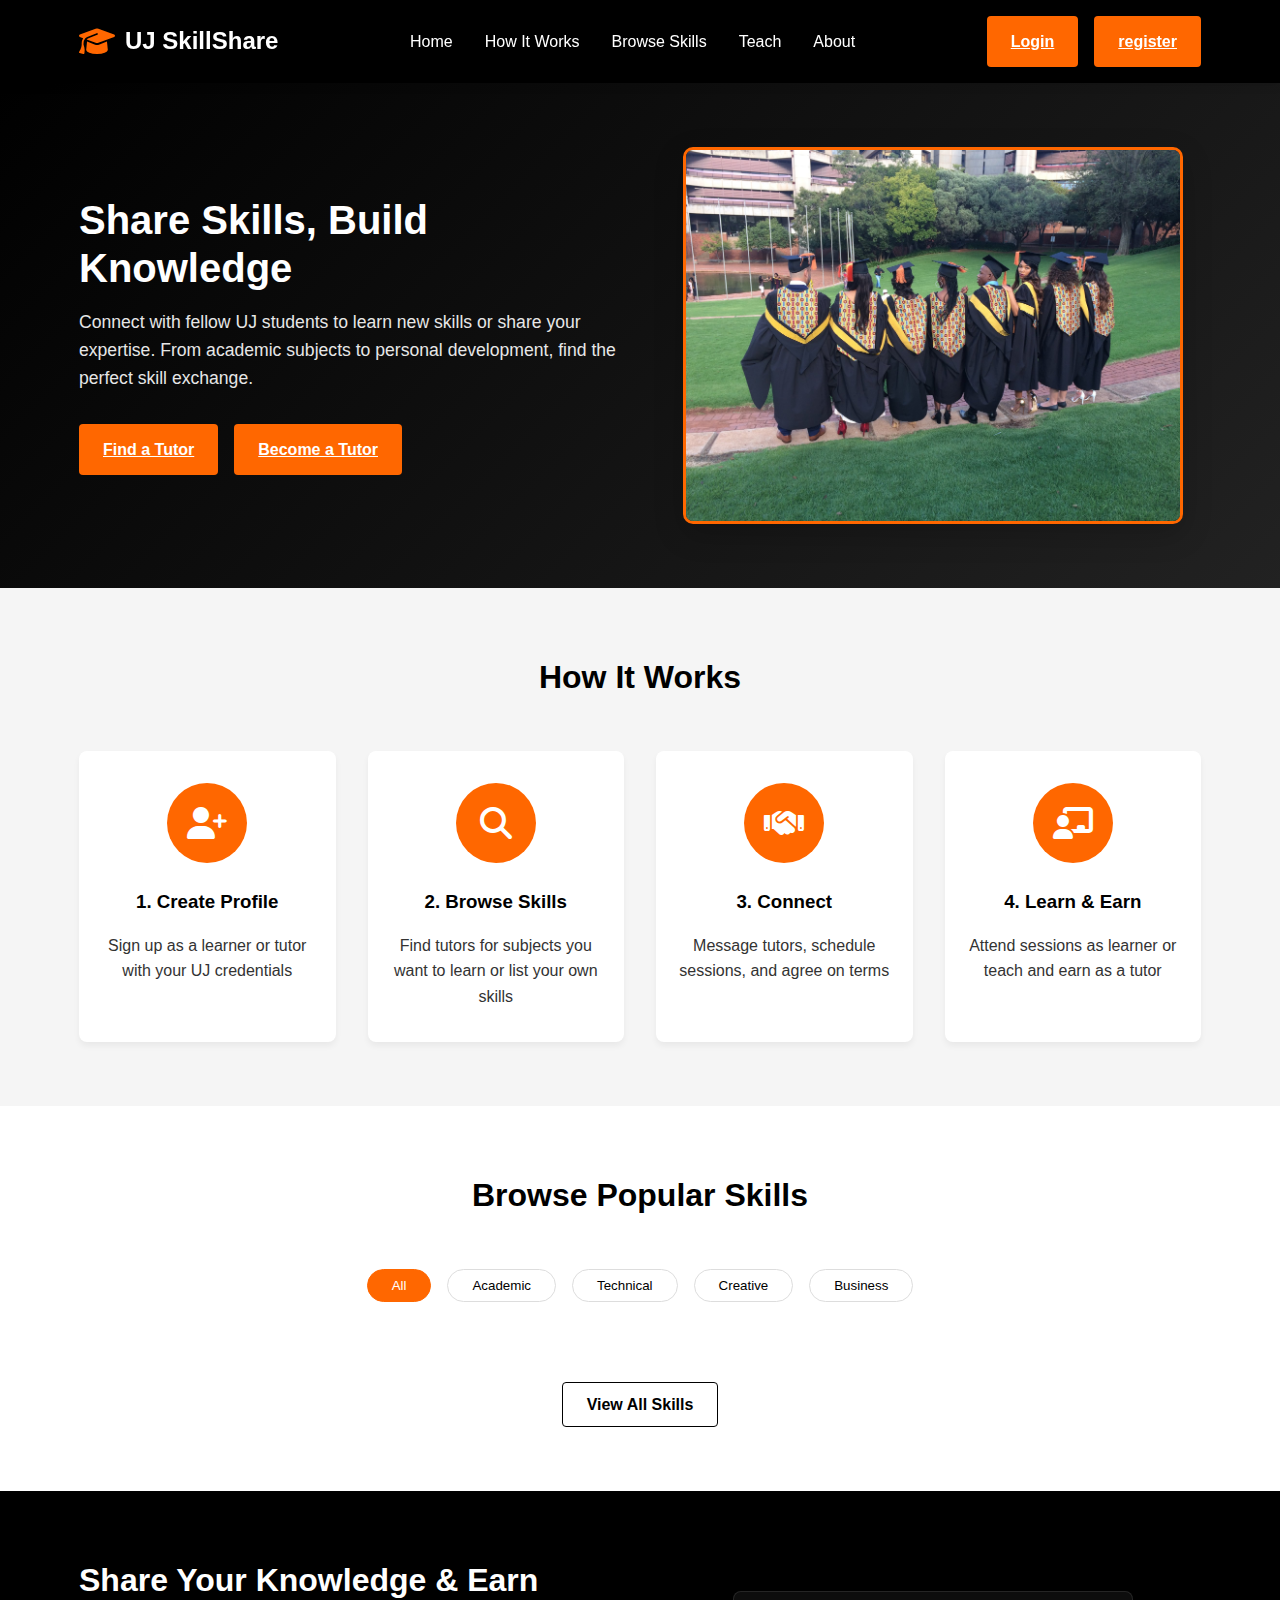
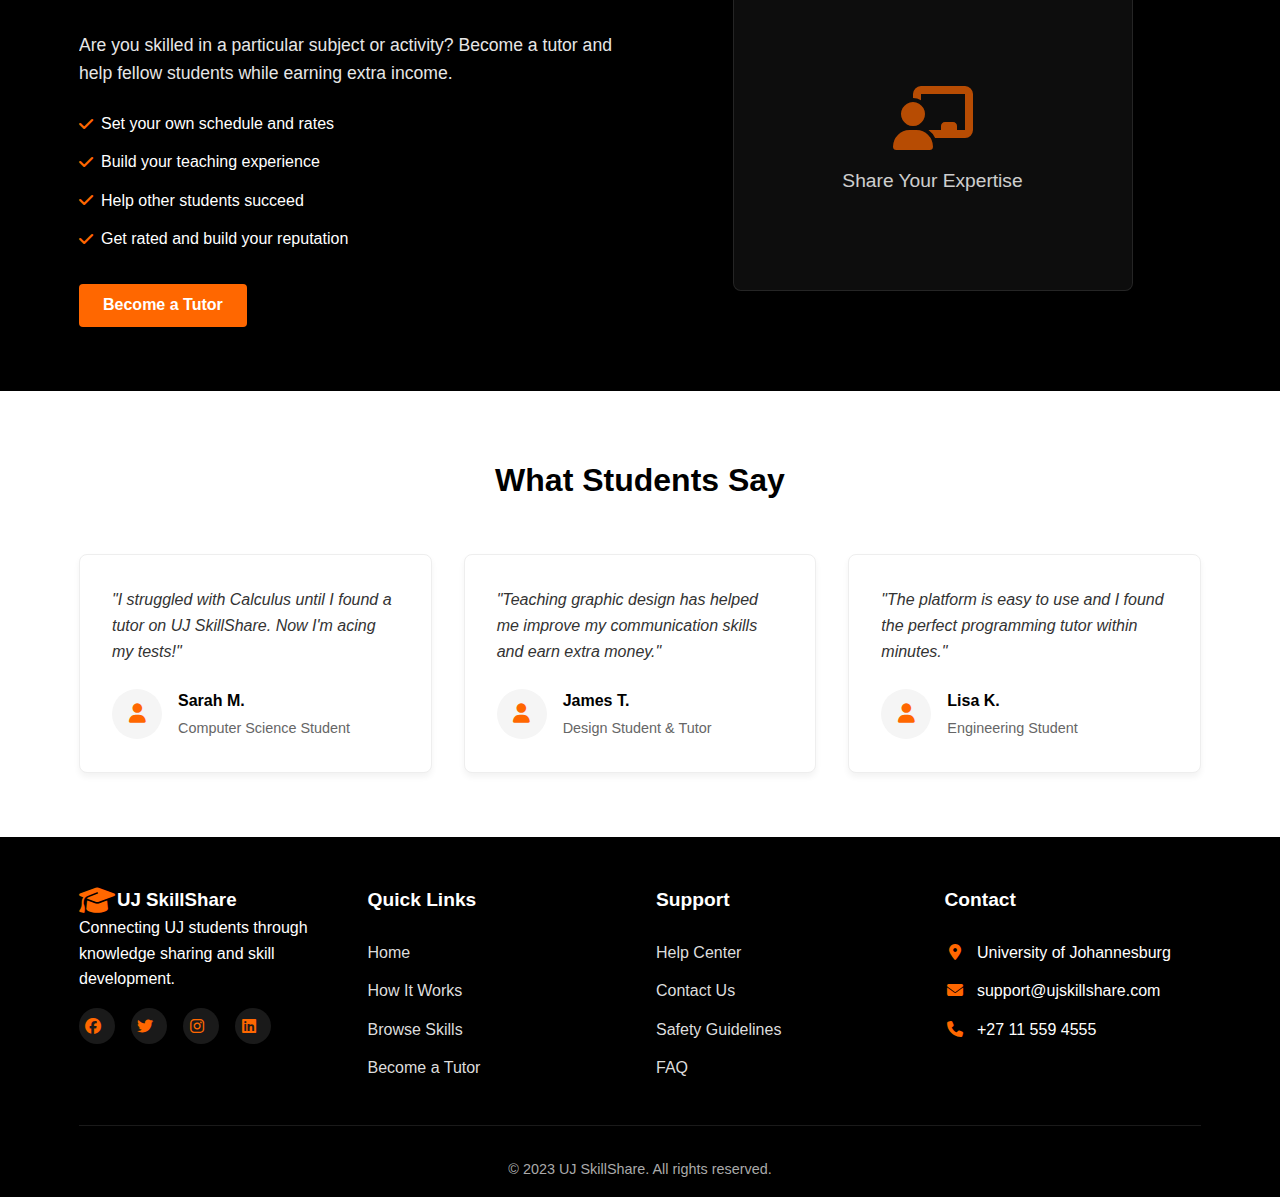
<file: index.html>
<!DOCTYPE html>
<html lang="en">
<head>
    <meta charset="UTF-8">
    <meta name="viewport" content="width=device-width, initial-scale=1.0">
    <title>UJ SkillShare | Student-to-Student Learning</title>
    <link rel="stylesheet" href="https://cdnjs.cloudflare.com/ajax/libs/font-awesome/6.4.0/css/all.min.css">
    <link rel="stylesheet" href="style.css">
</head>
<body>
    <!-- Header Section -->
    <header>
        <div class="container">
            <div class="header-content">
                <div class="logo">
                    <i class="fas fa-graduation-cap"></i>
                    <h1>UJ SkillShare</h1>
                </div>
                <nav>
                    <ul class="nav-links">
                        <li><a href="#home">Home</a></li>
                        <li><a href="#how-it-works">How It Works</a></li>
                        <li><a href="#browse">Browse Skills</a></li>
                        <li><a href="#teach">Teach</a></li>
                        <li><a href="#about">About</a></li>
                    </ul>
                </nav>
                <div class="auth-buttons">
                    <a href="login.html" class="btn-primary">Login</a>
                    <a href="register.html" class="btn-primary">register</a>
                </div>
                <div class="mobile-menu-btn">
                    <i class="fas fa-bars"></i>
                </div>
            </div>
        </div>
    </header>

<!-- Hero Section -->
<section id="home" class="hero">
    <div class="container">
        <div class="hero-content">
            <div class="hero-text">
                <h2>Share Skills, Build Knowledge</h2>
                <p>Connect with fellow UJ students to learn new skills or share your expertise. From academic subjects to personal development, find the perfect skill exchange.</p>
                <div class="hero-buttons">
                    <a href="tutors.html" class="btn-primary">Find a Tutor</a>
                    <a href="become-tutor.html" class="btn-primary">Become a Tutor</a>
                </div>
            </div>
            <div class="hero-image">
                <img src="src/images/Uj_Grads.jpg" alt="Students learning together in a classroom" class="hero-img">
            </div>
        </div>
    </div>
</section>
    <!-- How It Works Section -->
    <section id="how-it-works" class="how-it-works">
        <div class="container">
            <h2 class="section-title">How It Works</h2>
            <div class="steps">
                <div class="step">
                    <div class="step-icon">
                        <i class="fas fa-user-plus"></i>
                    </div>
                    <h3>1. Create Profile</h3>
                    <p>Sign up as a learner or tutor with your UJ credentials</p>
                </div>
                <div class="step">
                    <div class="step-icon">
                        <i class="fas fa-search"></i>
                    </div>
                    <h3>2. Browse Skills</h3>
                    <p>Find tutors for subjects you want to learn or list your own skills</p>
                </div>
                <div class="step">
                    <div class="step-icon">
                        <i class="fas fa-handshake"></i>
                    </div>
                    <h3>3. Connect</h3>
                    <p>Message tutors, schedule sessions, and agree on terms</p>
                </div>
                <div class="step">
                    <div class="step-icon">
                        <i class="fas fa-chalkboard-teacher"></i>
                    </div>
                    <h3>4. Learn & Earn</h3>
                    <p>Attend sessions as learner or teach and earn as a tutor</p>
                </div>
            </div>
        </div>
    </section>

    <!-- Browse Skills Section -->
    <section id="browse" class="browse-skills">
        <div class="container">
            <h2 class="section-title">Browse Popular Skills</h2>
            <div class="skills-filter">
                <button class="filter-btn active">All</button>
                <button class="filter-btn">Academic</button>
                <button class="filter-btn">Technical</button>
                <button class="filter-btn">Creative</button>
                <button class="filter-btn">Business</button>
            </div>
            <div class="skills-grid">
                <!-- Skill cards will be populated by JavaScript -->
            </div>
            <div class="view-all">
                <button class="btn-outline">View All Skills</button>
            </div>
        </div>
    </section>

    <!-- Teach Section -->
    <section id="teach" class="teach-section">
        <div class="container">
            <div class="teach-content">
                <div class="teach-text">
                    <h2>Share Your Knowledge & Earn</h2>
                    <p>Are you skilled in a particular subject or activity? Become a tutor and help fellow students while earning extra income.</p>
                    <ul class="benefits-list">
                        <li><i class="fas fa-check"></i> Set your own schedule and rates</li>
                        <li><i class="fas fa-check"></i> Build your teaching experience</li>
                        <li><i class="fas fa-check"></i> Help other students succeed</li>
                        <li><i class="fas fa-check"></i> Get rated and build your reputation</li>
                    </ul>
                    <button class="btn-primary">Become a Tutor</button>
                </div>
                <div class="teach-image">
                    <div class="image-placeholder">
                        <i class="fas fa-chalkboard-teacher"></i>
                        <p>Share Your Expertise</p>
                    </div>
                </div>
            </div>
        </div>
    </section>

    <!-- Testimonials Section -->
    <section class="testimonials">
        <div class="container">
            <h2 class="section-title">What Students Say</h2>
            <div class="testimonial-cards">
                <div class="testimonial-card">
                    <div class="testimonial-text">
                        <p>"I struggled with Calculus until I found a tutor on UJ SkillShare. Now I'm acing my tests!"</p>
                    </div>
                    <div class="testimonial-author">
                        <div class="author-avatar">
                            <i class="fas fa-user"></i>
                        </div>
                        <div class="author-info">
                            <h4>Sarah M.</h4>
                            <p>Computer Science Student</p>
                        </div>
                    </div>
                </div>
                <div class="testimonial-card">
                    <div class="testimonial-text">
                        <p>"Teaching graphic design has helped me improve my communication skills and earn extra money."</p>
                    </div>
                    <div class="testimonial-author">
                        <div class="author-avatar">
                            <i class="fas fa-user"></i>
                        </div>
                        <div class="author-info">
                            <h4>James T.</h4>
                            <p>Design Student & Tutor</p>
                        </div>
                    </div>
                </div>
                <div class="testimonial-card">
                    <div class="testimonial-text">
                        <p>"The platform is easy to use and I found the perfect programming tutor within minutes."</p>
                    </div>
                    <div class="testimonial-author">
                        <div class="author-avatar">
                            <i class="fas fa-user"></i>
                        </div>
                        <div class="author-info">
                            <h4>Lisa K.</h4>
                            <p>Engineering Student</p>
                        </div>
                    </div>
                </div>
            </div>
        </div>
    </section>

    <!-- Footer -->
    <footer>
        <div class="container">
            <div class="footer-content">
                <div class="footer-section">
                    <div class="logo">
                        <i class="fas fa-graduation-cap"></i>
                        <h3>UJ SkillShare</h3>
                    </div>
                    <p>Connecting UJ students through knowledge sharing and skill development.</p>
                    <div class="social-links">
                        <a href="#"><i class="fab fa-facebook"></i></a>
                        <a href="#"><i class="fab fa-twitter"></i></a>
                        <a href="#"><i class="fab fa-instagram"></i></a>
                        <a href="#"><i class="fab fa-linkedin"></i></a>
                    </div>
                </div>
                <div class="footer-section">
                    <h4>Quick Links</h4>
                    <ul>
                        <li><a href="#home">Home</a></li>
                        <li><a href="#how-it-works">How It Works</a></li>
                        <li><a href="#browse">Browse Skills</a></li>
                        <li><a href="#teach">Become a Tutor</a></li>
                    </ul>
                </div>
                <div class="footer-section">
                    <h4>Support</h4>
                    <ul>
                        <li><a href="#">Help Center</a></li>
                        <li><a href="#">Contact Us</a></li>
                        <li><a href="#">Safety Guidelines</a></li>
                        <li><a href="#">FAQ</a></li>
                    </ul>
                </div>
                <div class="footer-section">
                    <h4>Contact</h4>
                    <ul>
                        <li><i class="fas fa-map-marker-alt"></i> University of Johannesburg</li>
                        <li><i class="fas fa-envelope"></i> support@ujskillshare.com</li>
                        <li><i class="fas fa-phone"></i> +27 11 559 4555</li>
                    </ul>
                </div>
            </div>
            <div class="footer-bottom">
                <p>&copy; 2023 UJ SkillShare. All rights reserved.</p>
            </div>
        </div>
    </footer>

    <!-- Login Modal -->
    <div id="loginModal" class="modal">
        <div class="modal-content">
            <span class="close-modal">&times;</span>
            <h2>Login to UJ SkillShare</h2>
            <form class="auth-form">
                <div class="form-group">
                    <label for="email">UJ Email</label>
                    <input type="email" id="email" placeholder="student@uj.ac.za" required>
                </div>
                <div class="form-group">
                    <label for="password">Password</label>
                    <input type="password" id="password" required>
                </div>
                <button type="submit" class="btn-primary">Login</button>
            </form>
            <p class="auth-switch">Don't have an account? <a href="#" id="switch-to-signup">Sign up</a></p>
        </div>
    </div>

    <!-- Signup Modal -->
    <div id="signupModal" class="modal">
        <div class="modal-content">
            <span class="close-modal">&times;</span>
            <h2>Join UJ SkillShare</h2>
            <form class="auth-form">
                <div class="form-group">
                    <label for="fullname">Full Name</label>
                    <input type="text" id="fullname" required>
                </div>
                <div class="form-group">
                    <label for="signup-email">UJ Email</label>
                    <input type="email" id="signup-email" placeholder="student@uj.ac.za" required>
                </div>
                <div class="form-group">
                    <label for="signup-password">Password</label>
                    <input type="password" id="signup-password" required>
                </div>
                <div class="form-group">
                    <label for="confirm-password">Confirm Password</label>
                    <input type="password" id="confirm-password" required>
                </div>
                <div class="form-group">
                    <label for="role">I want to:</label>
                    <select id="role" required>
                        <option value="">Select role</option>
                        <option value="learner">Learn from others</option>
                        <option value="tutor">Teach others</option>
                        <option value="both">Both learn and teach</option>
                    </select>
                </div>
                <button type="submit" class="btn-primary">Create Account</button>
            </form>
            <p class="auth-switch">Already have an account? <a href="#" id="switch-to-login">Login</a></p>
        </div>
    </div>

    <script src="script.js"></script>
</body>

</html>
</file>
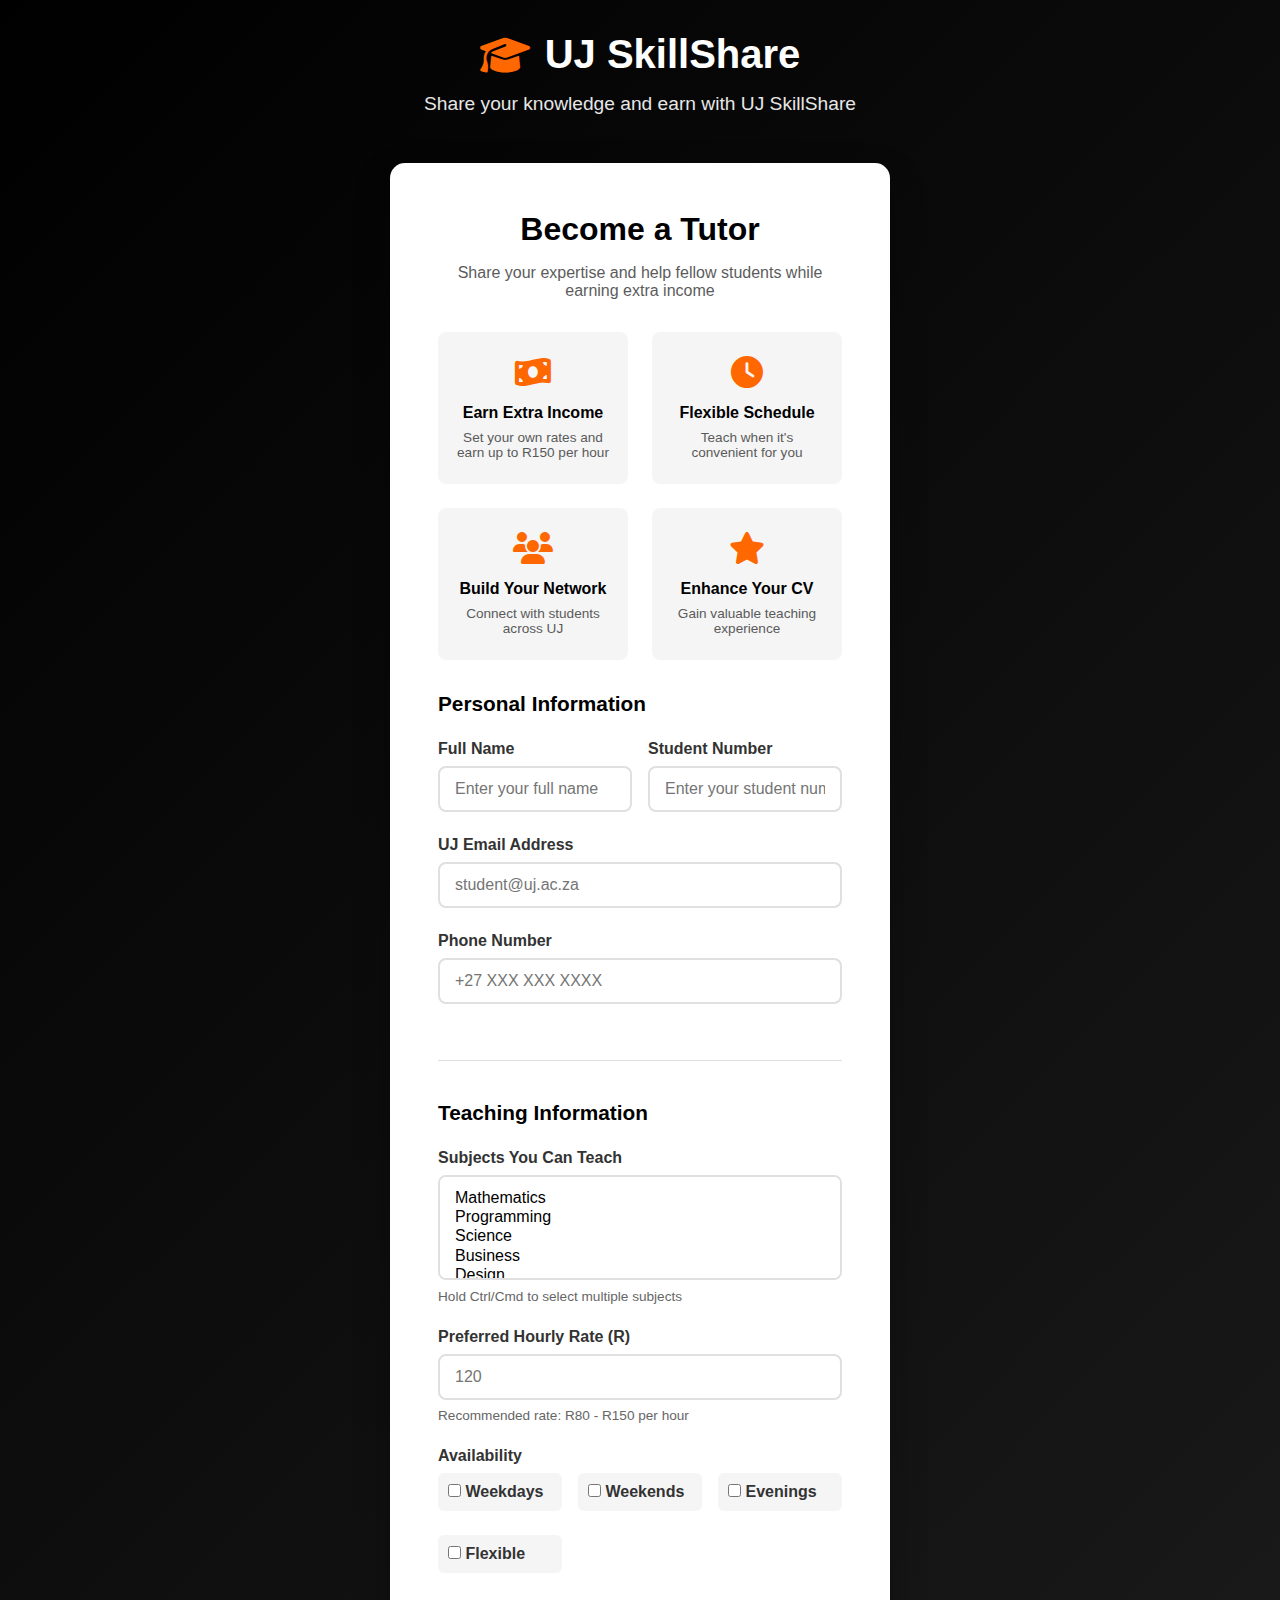
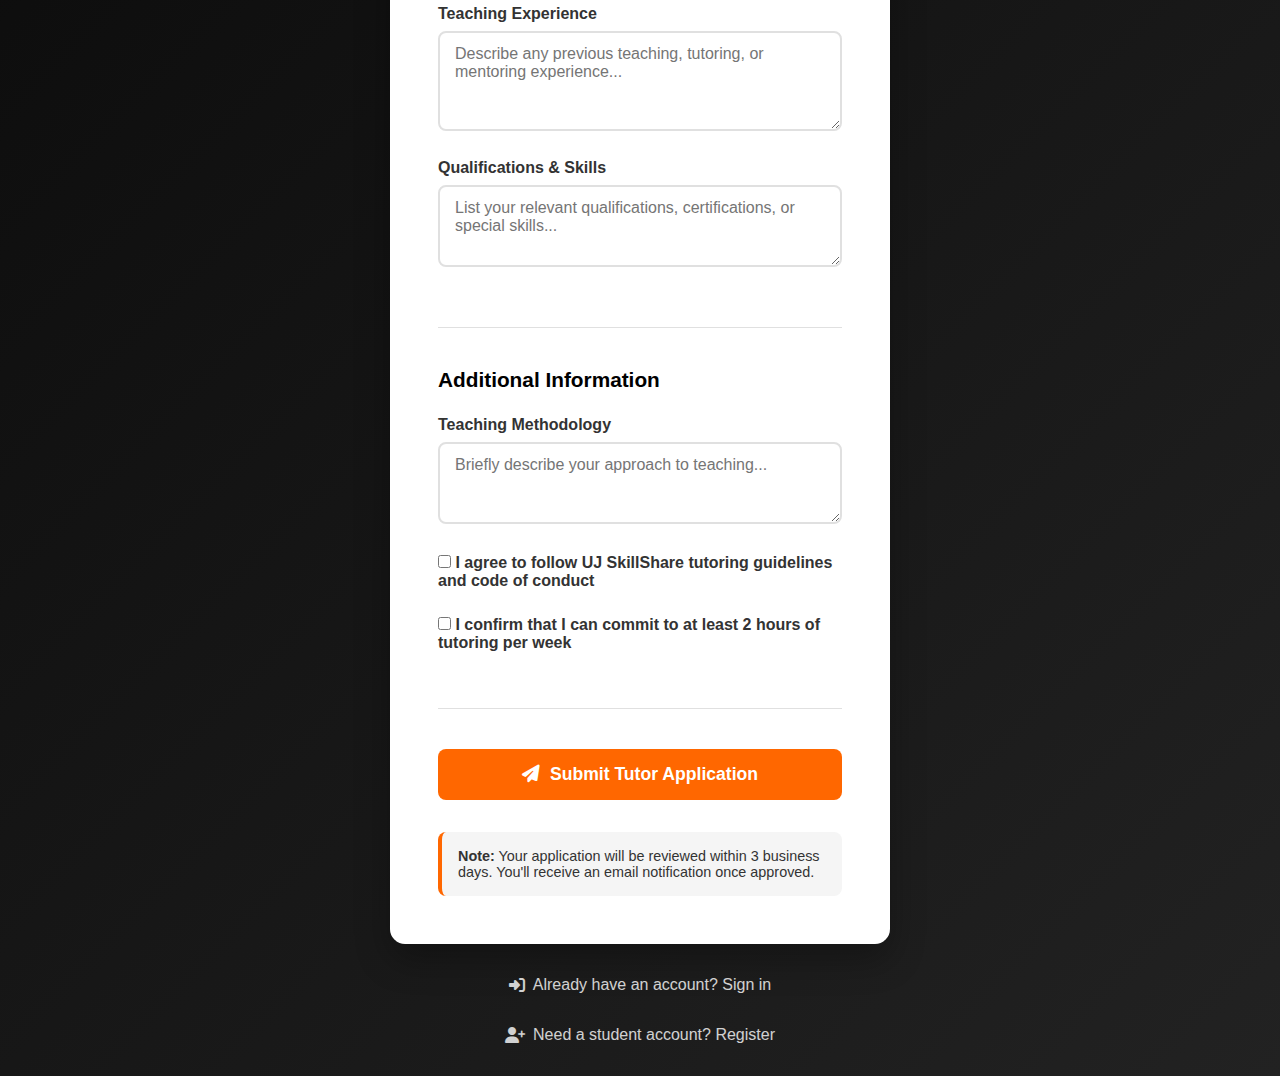
<file: become-tutor.html>
<!DOCTYPE html>
<html lang="en">
<head>
    <meta charset="UTF-8">
    <meta name="viewport" content="width=device-width, initial-scale=1.0">
    <title>Become a Tutor | UJ SkillShare</title>
    <link rel="stylesheet" href="https://cdnjs.cloudflare.com/ajax/libs/font-awesome/6.4.0/css/all.min.css">
    <link rel="stylesheet" href="auth.css">
</head>
<body class="auth-page tutor-page">
    <div class="container">
        <!-- Header -->
        <div class="header">
            <div class="logo">
                <a href="index.html" class="logo-link">
                    <i class="fas fa-graduation-cap"></i>
                    <h1>UJ SkillShare</h1>
                </a>
            </div>
            <p class="tagline">Share your knowledge and earn with UJ SkillShare</p>
        </div>

        <!-- Tutor Application Form -->
        <div class="form-container-single">
            <div class="form-card tutor-application">
                <h2 class="form-title">Become a Tutor</h2>
                <p class="form-subtitle">Share your expertise and help fellow students while earning extra income</p>
                
                <div class="tutor-benefits">
                    <div class="benefit-card">
                        <i class="fas fa-money-bill-wave"></i>
                        <h3>Earn Extra Income</h3>
                        <p>Set your own rates and earn up to R150 per hour</p>
                    </div>
                    <div class="benefit-card">
                        <i class="fas fa-clock"></i>
                        <h3>Flexible Schedule</h3>
                        <p>Teach when it's convenient for you</p>
                    </div>
                    <div class="benefit-card">
                        <i class="fas fa-users"></i>
                        <h3>Build Your Network</h3>
                        <p>Connect with students across UJ</p>
                    </div>
                    <div class="benefit-card">
                        <i class="fas fa-star"></i>
                        <h3>Enhance Your CV</h3>
                        <p>Gain valuable teaching experience</p>
                    </div>
                </div>

                <form id="tutorApplicationForm" class="auth-form">
                    <div class="form-section">
                        <h3 class="section-title">Personal Information</h3>
                        
                        <div class="form-row">
                            <div class="form-group">
                                <label for="tutor-name">Full Name</label>
                                <input type="text" id="tutor-name" class="form-control" placeholder="Enter your full name" required>
                            </div>
                            <div class="form-group">
                                <label for="tutor-student-id">Student Number</label>
                                <input type="text" id="tutor-student-id" class="form-control" placeholder="Enter your student number" required>
                            </div>
                        </div>

                        <div class="form-group">
                            <label for="tutor-email">UJ Email Address</label>
                            <input type="email" id="tutor-email" class="form-control" placeholder="student@uj.ac.za" required>
                        </div>

                        <div class="form-group">
                            <label for="tutor-phone">Phone Number</label>
                            <input type="tel" id="tutor-phone" class="form-control" placeholder="+27 XXX XXX XXXX" required>
                        </div>
                    </div>

                    <div class="form-section">
                        <h3 class="section-title">Teaching Information</h3>
                        
                        <div class="form-group">
                            <label for="tutor-subjects">Subjects You Can Teach</label>
                            <select id="tutor-subjects" class="form-control" multiple required>
                                <option value="mathematics">Mathematics</option>
                                <option value="programming">Programming</option>
                                <option value="science">Science</option>
                                <option value="business">Business</option>
                                <option value="design">Design</option>
                                <option value="languages">Languages</option>
                                <option value="writing">Academic Writing</option>
                                <option value="music">Music</option>
                                <option value="sports">Sports</option>
                                <option value="other">Other</option>
                            </select>
                            <small class="form-hint">Hold Ctrl/Cmd to select multiple subjects</small>
                        </div>

                        <div class="form-group">
                            <label for="tutor-rate">Preferred Hourly Rate (R)</label>
                            <input type="number" id="tutor-rate" class="form-control" min="50" max="200" placeholder="120" required>
                            <small class="form-hint">Recommended rate: R80 - R150 per hour</small>
                        </div>

                        <div class="form-group">
                            <label for="tutor-availability">Availability</label>
                            <div class="availability-options">
                                <label class="checkbox-option">
                                    <input type="checkbox" name="availability" value="weekdays">
                                    <span>Weekdays</span>
                                </label>
                                <label class="checkbox-option">
                                    <input type="checkbox" name="availability" value="weekends">
                                    <span>Weekends</span>
                                </label>
                                <label class="checkbox-option">
                                    <input type="checkbox" name="availability" value="evenings">
                                    <span>Evenings</span>
                                </label>
                                <label class="checkbox-option">
                                    <input type="checkbox" name="availability" value="flexible">
                                    <span>Flexible</span>
                                </label>
                            </div>
                        </div>

                        <div class="form-group">
                            <label for="tutor-experience">Teaching Experience</label>
                            <textarea id="tutor-experience" class="form-control" rows="4" placeholder="Describe any previous teaching, tutoring, or mentoring experience..."></textarea>
                        </div>

                        <div class="form-group">
                            <label for="tutor-qualifications">Qualifications & Skills</label>
                            <textarea id="tutor-qualifications" class="form-control" rows="3" placeholder="List your relevant qualifications, certifications, or special skills..."></textarea>
                        </div>
                    </div>

                    <div class="form-section">
                        <h3 class="section-title">Additional Information</h3>
                        
                        <div class="form-group">
                            <label for="tutor-methodology">Teaching Methodology</label>
                            <textarea id="tutor-methodology" class="form-control" rows="3" placeholder="Briefly describe your approach to teaching..."></textarea>
                        </div>

                        <div class="form-group">
                            <label class="checkbox-label">
                                <input type="checkbox" id="tutor-guidelines" required>
                                <span>I agree to follow UJ SkillShare tutoring guidelines and code of conduct</span>
                            </label>
                        </div>

                        <div class="form-group">
                            <label class="checkbox-label">
                                <input type="checkbox" id="tutor-availability-confirm" required>
                                <span>I confirm that I can commit to at least 2 hours of tutoring per week</span>
                            </label>
                        </div>
                    </div>

                    <button type="submit" class="btn-submit tutor-submit">
                        <i class="fas fa-paper-plane"></i>
                        Submit Tutor Application
                    </button>
                </form>

                <div class="application-note">
                    <p><strong>Note:</strong> Your application will be reviewed within 3 business days. You'll receive an email notification once approved.</p>
                </div>
            </div>

            <div class="page-actions">
                <div class="action-links">
                    <a href="login.html" class="action-link">
                        <i class="fas fa-sign-in-alt"></i>
                        Already have an account? Sign in
                    </a>
                    <a href="register.html" class="action-link">
                        <i class="fas fa-user-plus"></i>
                        Need a student account? Register
                    </a>
                </div>
            </div>
        </div>
    </div>

    <script src="auth.js"></script>
</body>
</html>
</file>
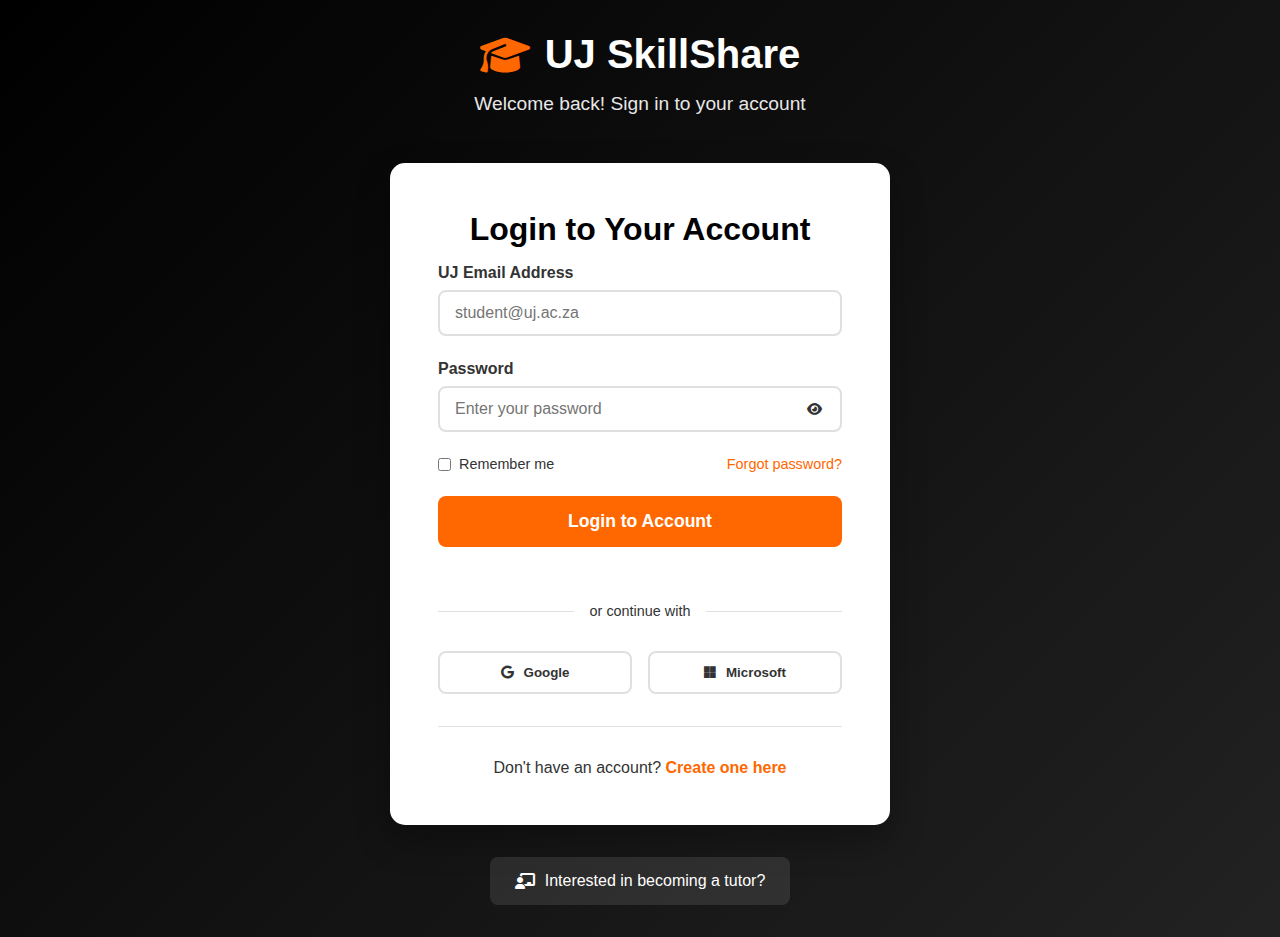
<file: login.html>
<!DOCTYPE html>
<html lang="en">
<head>
    <meta charset="UTF-8">
    <meta name="viewport" content="width=device-width, initial-scale=1.0">
    <title>Login | UJ SkillShare</title>
    <link rel="stylesheet" href="https://cdnjs.cloudflare.com/ajax/libs/font-awesome/6.4.0/css/all.min.css">
    <link rel="stylesheet" href="auth.css">
</head>
<body class="auth-page login-page">
    <div class="container">
        <!-- Header -->
        <div class="header">
            <div class="logo">
                <a href="index.html" class="logo-link">
                    <i class="fas fa-graduation-cap"></i>
                    <h1>UJ SkillShare</h1>
                </a>
            </div>
            <p class="tagline">Welcome back! Sign in to your account</p>
        </div>

        <!-- Login Form -->
        <div class="form-container-single">
            <div class="form-card">
                <h2 class="form-title">Login to Your Account</h2>
                
                <form id="loginForm" class="auth-form">
                    <div class="form-group">
                        <label for="login-email">UJ Email Address</label>
                        <input type="email" id="login-email" class="form-control" placeholder="student@uj.ac.za" required>
                    </div>

                    <div class="form-group">
                        <label for="login-password">Password</label>
                        <div class="password-input">
                            <input type="password" id="login-password" class="form-control" placeholder="Enter your password" required>
                            <button type="button" class="toggle-password" data-target="login-password">
                                <i class="fas fa-eye"></i>
                            </button>
                        </div>
                    </div>

                    <div class="form-options">
                        <label class="remember-me">
                            <input type="checkbox" id="remember-me">
                            <span>Remember me</span>
                        </label>
                        <a href="#" class="forgot-password">Forgot password?</a>
                    </div>

                    <button type="submit" class="btn-submit">Login to Account</button>

                    <div class="divider">
                        <span>or continue with</span>
                    </div>
                    <div class="social-login">
                        <button type="button" class="btn-social btn-google">
                            <i class="fab fa-google"></i>
                            Google
                        </button>
                        <button type="button" class="btn-social btn-microsoft">
                            <i class="fab fa-microsoft"></i>
                            Microsoft
                        </button>
                    </div>
                </form>
                <div class="auth-switch">
                    <p>Don't have an account? <a href="register.html">Create one here</a></p>
                </div>
            </div>
            <div class="page-actions">
                <a href="become-tutor.html" class="become-tutor-link">
                    <i class="fas fa-chalkboard-teacher"></i>
                    Interested in becoming a tutor?
                </a>
            </div>
        </div>
    </div>
    <script src="auth.js"></script>
</body>
</html>
</file>
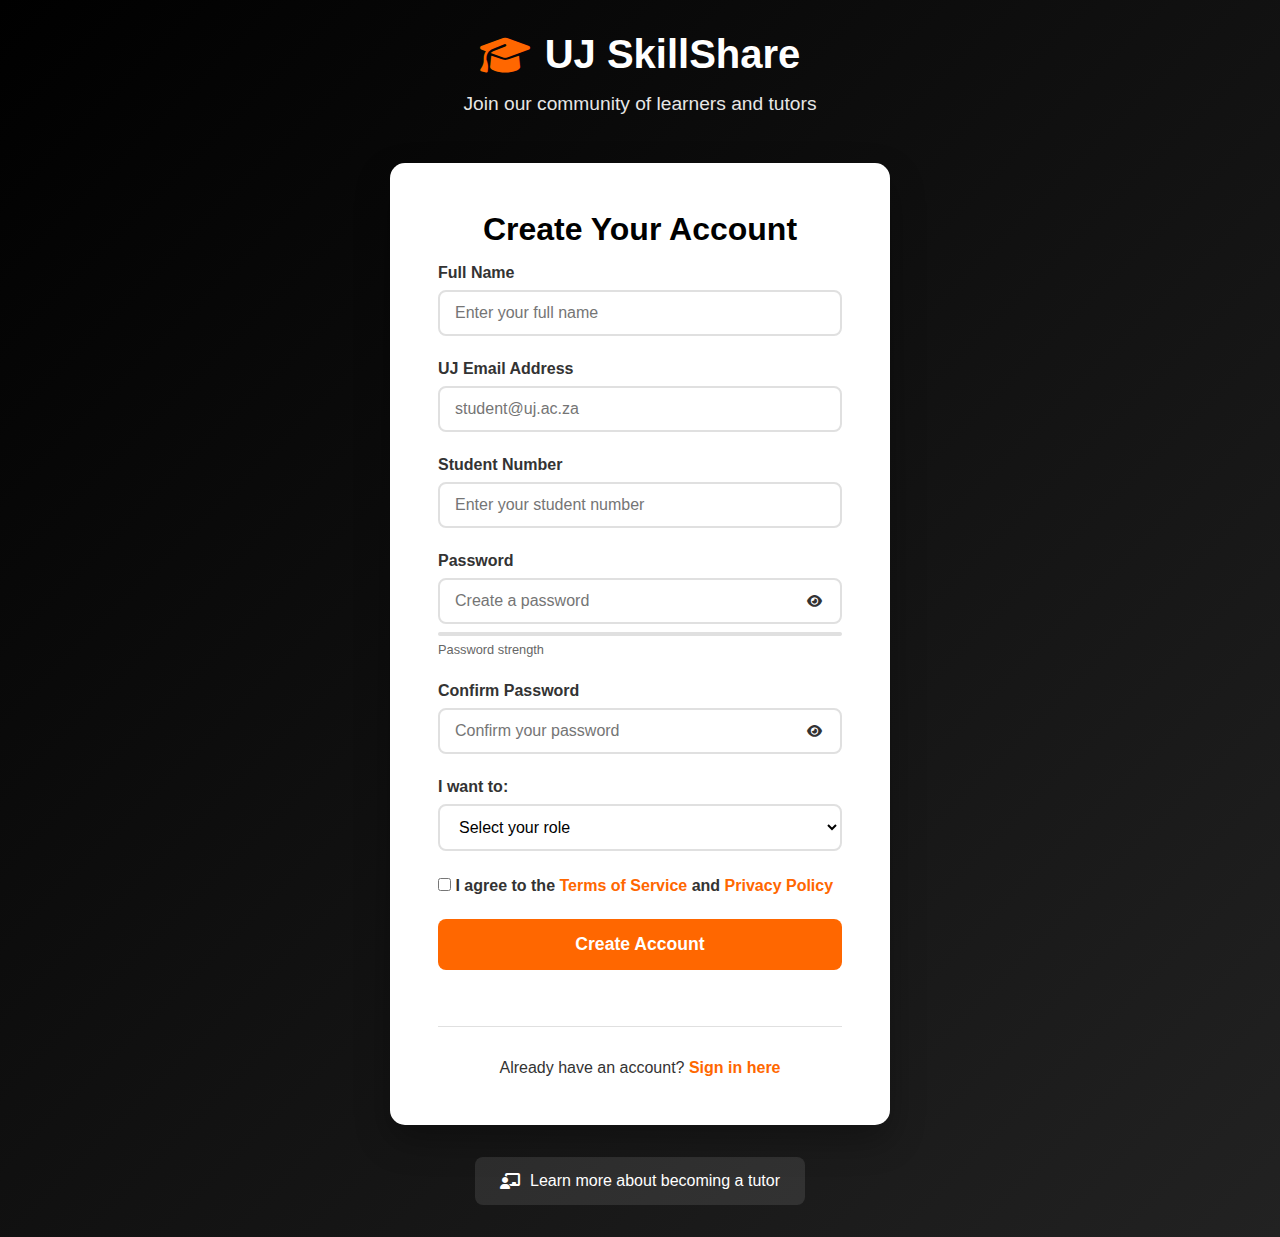
<file: register.html>
<!DOCTYPE html>
<html lang="en">
<head>
    <meta charset="UTF-8">
    <meta name="viewport" content="width=device-width, initial-scale=1.0">
    <title>Register | UJ SkillShare</title>
    <link rel="stylesheet" href="https://cdnjs.cloudflare.com/ajax/libs/font-awesome/6.4.0/css/all.min.css">
    <link rel="stylesheet" href="auth.css">
</head>
<body class="auth-page register-page">
    <div class="container">
        <!-- Header -->
        <div class="header">
            <div class="logo">
                <a href="index.html" class="logo-link">
                    <i class="fas fa-graduation-cap"></i>
                    <h1>UJ SkillShare</h1>
                </a>
            </div>
            <p class="tagline">Join our community of learners and tutors</p>
        </div>

        <!-- Register Form -->
        <div class="form-container-single">
            <div class="form-card">
                <h2 class="form-title">Create Your Account</h2>
                
                <form id="registerForm" class="auth-form">
                    <div class="form-group">
                        <label for="register-name">Full Name</label>
                        <input type="text" id="register-name" class="form-control" placeholder="Enter your full name" required>
                    </div>

                    <div class="form-group">
                        <label for="register-email">UJ Email Address</label>
                        <input type="email" id="register-email" class="form-control" placeholder="student@uj.ac.za" required>
                    </div>

                    <div class="form-group">
                        <label for="register-student-id">Student Number</label>
                        <input type="text" id="register-student-id" class="form-control" placeholder="Enter your student number" required>
                    </div>

                    <div class="form-group">
                        <label for="register-password">Password</label>
                        <div class="password-input">
                            <input type="password" id="register-password" class="form-control" placeholder="Create a password" required>
                            <button type="button" class="toggle-password" data-target="register-password">
                                <i class="fas fa-eye"></i>
                            </button>
                        </div>
                        <div class="password-strength">
                            <div class="strength-bar">
                                <div class="strength-fill" data-strength="0"></div>
                            </div>
                            <span class="strength-text">Password strength</span>
                        </div>
                    </div>

                    <div class="form-group">
                        <label for="register-confirm-password">Confirm Password</label>
                        <div class="password-input">
                            <input type="password" id="register-confirm-password" class="form-control" placeholder="Confirm your password" required>
                            <button type="button" class="toggle-password" data-target="register-confirm-password">
                                <i class="fas fa-eye"></i>
                            </button>
                        </div>
                    </div>

                    <div class="form-group">
                        <label for="user-role">I want to:</label>
                        <select id="user-role" class="form-control" required>
                            <option value="">Select your role</option>
                            <option value="learner">Learn from others</option>
                            <option value="tutor">Teach others</option>
                            <option value="both">Both learn and teach</option>
                        </select>
                    </div>

                    <div class="form-group">
                        <label class="checkbox-label">
                            <input type="checkbox" id="accept-terms" required>
                            <span>I agree to the <a href="#" class="link">Terms of Service</a> and <a href="#" class="link">Privacy Policy</a></span>
                        </label>
                    </div>

                    <button type="submit" class="btn-submit">Create Account</button>
                </form>

                <div class="auth-switch">
                    <p>Already have an account? <a href="login.html">Sign in here</a></p>
                </div>
            </div>

            <div class="page-actions">
                <a href="become-tutor.html" class="become-tutor-link">
                    <i class="fas fa-chalkboard-teacher"></i>
                    Learn more about becoming a tutor
                </a>
            </div>
        </div>
    </div>

    <script src="auth.js"></script>
</body>
</html>
</file>
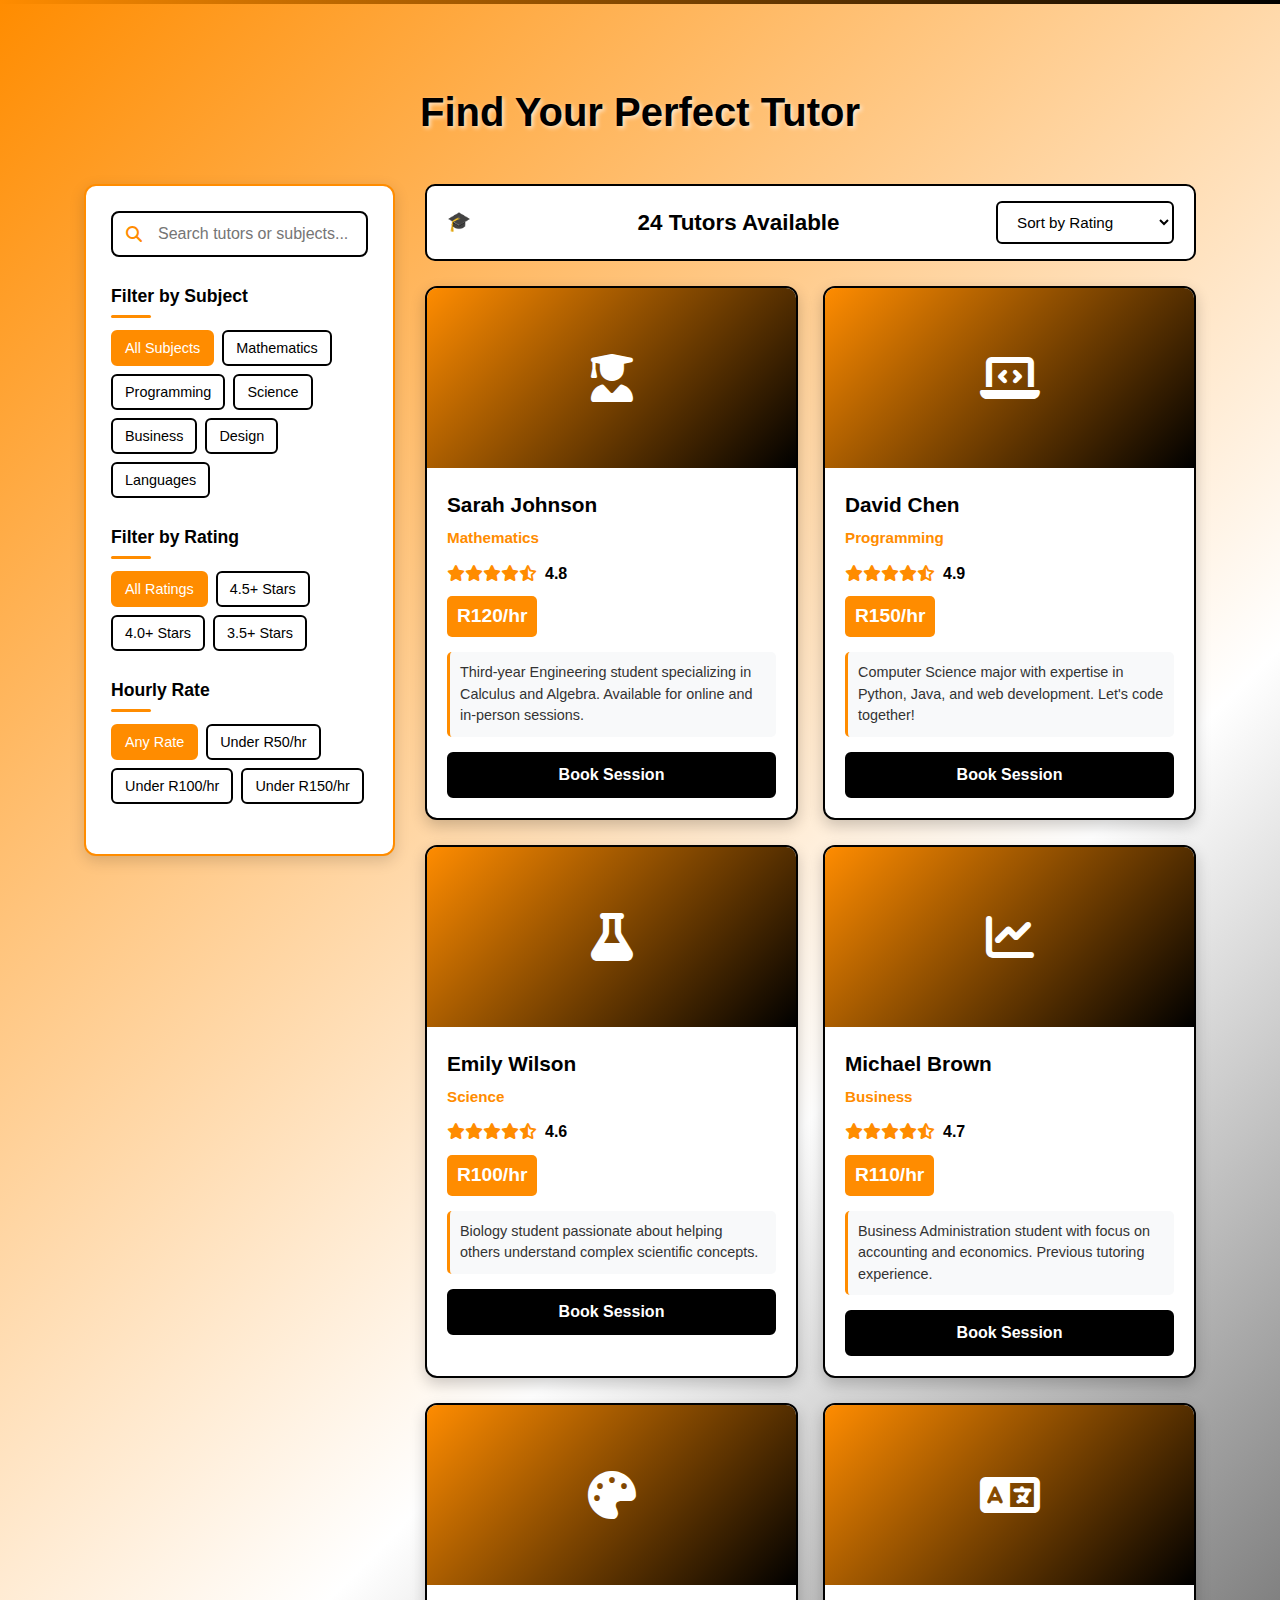
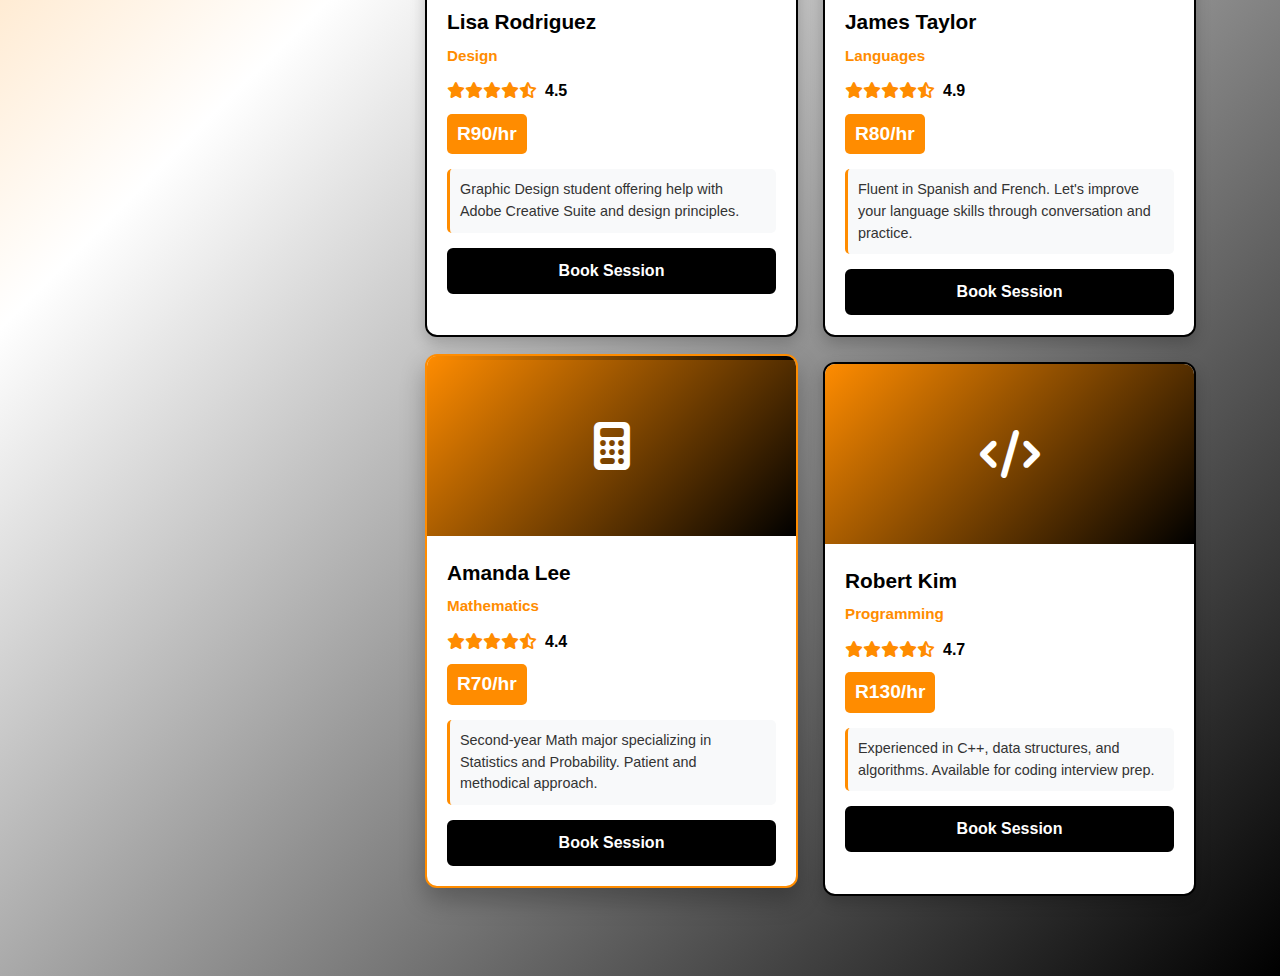
<file: tutors.html>
<!DOCTYPE html>
<html lang="en">
<head>
    <meta charset="UTF-8">
    <meta name="viewport" content="width=device-width, initial-scale=1.0">
    <title>UJ SkillShare | Student-to-Student Learning</title>
    <link rel="stylesheet" href="https://cdnjs.cloudflare.com/ajax/libs/font-awesome/6.4.0/css/all.min.css">
    <link rel="stylesheet" href="tutors.css">
</head>
<body>
    <!-- Find a Tutor Section -->
    <section id="find-tutor" class="find-tutor">
        <div class="container">
            <h2 class="section-title">Find Your Perfect Tutor</h2>
            
            <div class="tutor-search-container">
                <!-- Search and Filters -->
                <div class="tutor-filters">
                    <div class="search-box">
                        <i class="fas fa-search"></i>
                        <input type="text" id="tutor-search" placeholder="Search tutors or subjects...">
                    </div>
                    
                    <div class="filter-group">
                        <h4>Filter by Subject</h4>
                        <div class="subject-filters">
                            <button class="subject-filter active" data-subject="all">All Subjects</button>
                            <button class="subject-filter" data-subject="mathematics">Mathematics</button>
                            <button class="subject-filter" data-subject="programming">Programming</button>
                            <button class="subject-filter" data-subject="science">Science</button>
                            <button class="subject-filter" data-subject="business">Business</button>
                            <button class="subject-filter" data-subject="design">Design</button>
                            <button class="subject-filter" data-subject="languages">Languages</button>
                        </div>
                    </div>
                    
                    <div class="filter-group">
                        <h4>Filter by Rating</h4>
                        <div class="rating-filters">
                            <button class="rating-filter active" data-rating="0">All Ratings</button>
                            <button class="rating-filter" data-rating="4.5">4.5+ Stars</button>
                            <button class="rating-filter" data-rating="4.0">4.0+ Stars</button>
                            <button class="rating-filter" data-rating="3.5">3.5+ Stars</button>
                        </div>
                    </div>
                    
                    <div class="filter-group">
                        <h4>Hourly Rate</h4>
                        <div class="rate-filters">
                            <button class="rate-filter active" data-rate="all">Any Rate</button>
                            <button class="rate-filter" data-rate="50">Under R50/hr</button>
                            <button class="rate-filter" data-rate="100">Under R100/hr</button>
                            <button class="rate-filter" data-rate="150">Under R150/hr</button>
                        </div>
                    </div>
                </div>
                
                <!-- Tutors Grid -->
                <div class="tutors-container">
                    <div class="tutors-header">
                        <h3 id="tutors-count">24 Tutors Available</h3>
                        <div class="sort-options">
                            <select id="sort-tutors">
                                <option value="rating">Sort by Rating</option>
                                <option value="price-low">Price: Low to High</option>
                                <option value="price-high">Price: High to Low</option>
                                <option value="name">Sort by Name</option>
                            </select>
                        </div>
                    </div>
                    
                    <div class="tutors-grid" id="tutors-grid">
                        <!-- Tutors will be populated by JavaScript -->
                    </div>
                </div>
            </div>
        </div>
    </section>
    <script src="script.js"></script>
    <script src="tutors.js"></script>
</body>

</html>
</file>
<file: style.css>
* {
    margin: 0;
    padding: 0;
    box-sizing: border-box;
    font-family: 'Segoe UI', Tahoma, Geneva, Verdana, sans-serif;
}

:root {
    --primary: #FF6700;
    /* Orange */
    --secondary: #000000;
    /* Black */
    --accent: #FF8C42;
    /* Lighter Orange */
    --light: #FFFFFF;
    /* White */
    --dark: #333333;
    /* Dark Gray */
    --success: #FF914D;
    /* Orange Success */
    --gray: #F5F5F5;
    /* Light Gray */
}

body {
    background-color: var(--light);
    color: var(--secondary);
    line-height: 1.6;
}

.container {
    width: 90%;
    max-width: 1200px;
    margin: 0 auto;
    padding: 0 15px;
}

/* Header Styles */
header {
    background-color: var(--secondary);
    color: var(--light);
    padding: 1rem 0;
    box-shadow: 0 2px 10px rgba(0, 0, 0, 0.1);
    position: sticky;
    top: 0;
    z-index: 100;
}

.header-content {
    display: flex;
    justify-content: space-between;
    align-items: center;
}

.logo {
    display: flex;
    align-items: center;
    gap: 10px;
}

.logo i {
    font-size: 1.8rem;
    color: var(--primary);
}

.logo h1 {
    font-size: 1.5rem;
    font-weight: 700;
}

.nav-links {
    display: flex;
    list-style: none;
    gap: 2rem;
}

.nav-links a {
    color: var(--light);
    text-decoration: none;
    font-weight: 500;
    transition: color 0.3s;
}

.nav-links a:hover {
    color: var(--primary);
}

.auth-buttons {
    display: flex;
    gap: 1rem;
}

.btn-login,
.btn-signup {
    padding: 0.5rem 1.5rem;
    border: none;
    border-radius: 4px;
    font-weight: 600;
    cursor: pointer;
    transition: all 0.3s;
}

.btn-login {
    background: transparent;
    color: var(--light);
    border: 1px solid var(--light);
}

.btn-login:hover {
    background: rgba(255, 255, 255, 0.1);
}

.btn-signup {
    background: var(--primary);
    color: var(--light);
}

.btn-signup:hover {
    background: var(--accent);
}

.mobile-menu-btn {
    display: none;
    font-size: 1.5rem;
    cursor: pointer;
}

/* Hero Section */
.hero {
    padding: 4rem 0;
    background: linear-gradient(135deg, var(--secondary) 0%, #222 100%);
    color: var(--light);
}

.hero-content {
    display: flex;
    align-items: center;
    gap: 3rem;
}

.hero-text {
    flex: 1;
}

.hero-text h2 {
    font-size: 2.5rem;
    margin-bottom: 1rem;
    line-height: 1.2;
}

.hero-text p {
    font-size: 1.1rem;
    margin-bottom: 2rem;
    opacity: 0.9;
}

.hero-buttons {
    display: flex;
    gap: 1rem;
}

.btn-primary,
.btn-secondary,
.btn-outline {
    padding: 0.8rem 1.5rem;
    border: none;
    border-radius: 4px;
    font-weight: 600;
    cursor: pointer;
    transition: all 0.3s;
    font-size: 1rem;
}

.btn-primary {
    background: var(--primary);
    color: var(--light);
}

.btn-primary:hover {
    background: var(--accent);
    transform: translateY(-2px);
}

.btn-secondary {
    background: transparent;
    color: var(--light);
    border: 1px solid var(--light);
}

.btn-secondary:hover {
    background: rgba(255, 255, 255, 0.1);
    transform: translateY(-2px);
}

.btn-outline {
    background: transparent;
    color: var(--secondary);
    border: 1px solid var(--secondary);
}

.btn-outline:hover {
    background: var(--secondary);
    color: var(--light);
    transform: translateY(-2px);
}

.hero-image {
    flex: 1;
    display: flex;
    justify-content: center;
}

.image-placeholder {
    width: 100%;
    max-width: 400px;
    height: 300px;
    background: rgba(255, 255, 255, 0.1);
    border-radius: 8px;
    display: flex;
    flex-direction: column;
    justify-content: center;
    align-items: center;
    gap: 1rem;
    border: 1px solid rgba(255, 255, 255, 0.2);
}

.image-placeholder i {
    font-size: 4rem;
    opacity: 0.7;
    color: var(--primary);
}

.image-placeholder p {
    font-size: 1.2rem;
    opacity: 0.8;
}

/* Section Styles */
section {
    padding: 4rem 0;
}

.section-title {
    text-align: center;
    margin-bottom: 3rem;
    font-size: 2rem;
    color: var(--secondary);
}

/* How It Works Section */
.how-it-works {
    background: var(--gray);
}

.steps {
    display: grid;
    grid-template-columns: repeat(auto-fit, minmax(250px, 1fr));
    gap: 2rem;
}

.step {
    text-align: center;
    padding: 2rem 1rem;
    border-radius: 8px;
    transition: transform 0.3s;
    background: var(--light);
    box-shadow: 0 4px 6px rgba(0, 0, 0, 0.05);
}

.step:hover {
    transform: translateY(-5px);
    box-shadow: 0 8px 15px rgba(0, 0, 0, 0.1);
}

.step-icon {
    width: 80px;
    height: 80px;
    background: var(--primary);
    border-radius: 50%;
    display: flex;
    justify-content: center;
    align-items: center;
    margin: 0 auto 1.5rem;
}

.step-icon i {
    font-size: 2rem;
    color: var(--light);
}

.step h3 {
    margin-bottom: 1rem;
    color: var(--secondary);
}

.step p {
    color: var(--dark);
}

/* Browse Skills Section */
.skills-filter {
    display: flex;
    justify-content: center;
    gap: 1rem;
    margin-bottom: 2rem;
    flex-wrap: wrap;
}

.filter-btn {
    padding: 0.5rem 1.5rem;
    background: var(--light);
    border: 1px solid #ddd;
    border-radius: 30px;
    cursor: pointer;
    transition: all 0.3s;
    color: var(--secondary);
}

.filter-btn.active,
.filter-btn:hover {
    background: var(--primary);
    color: var(--light);
    border-color: var(--primary);
}

.skills-grid {
    display: grid;
    grid-template-columns: repeat(auto-fill, minmax(280px, 1fr));
    gap: 2rem;
    margin-bottom: 3rem;
}

.skill-card {
    background: var(--light);
    border-radius: 8px;
    overflow: hidden;
    box-shadow: 0 4px 6px rgba(0, 0, 0, 0.1);
    transition: transform 0.3s;
    border: 1px solid #eee;
}

.skill-card:hover {
    transform: translateY(-5px);
    box-shadow: 0 8px 15px rgba(0, 0, 0, 0.1);
}

.skill-image {
    height: 160px;
    background: var(--gray);
    display: flex;
    justify-content: center;
    align-items: center;
}

.skill-image i {
    font-size: 3rem;
    color: var(--primary);
}

.skill-content {
    padding: 1.5rem;
}

.skill-category {
    display: inline-block;
    padding: 0.3rem 0.8rem;
    background: var(--gray);
    color: var(--secondary);
    border-radius: 30px;
    font-size: 0.8rem;
    margin-bottom: 0.5rem;
}

.skill-title {
    font-size: 1.2rem;
    margin-bottom: 0.5rem;
    color: var(--secondary);
}

.skill-tutor {
    display: flex;
    align-items: center;
    gap: 0.5rem;
    margin-bottom: 1rem;
}

.tutor-avatar {
    width: 30px;
    height: 30px;
    border-radius: 50%;
    background: #ddd;
    display: flex;
    justify-content: center;
    align-items: center;
}

.tutor-avatar i {
    font-size: 0.8rem;
    color: #777;
}

.skill-info {
    display: flex;
    justify-content: space-between;
    margin-bottom: 1rem;
    font-size: 0.9rem;
    color: #666;
}

.skill-rating {
    color: var(--primary);
}

.view-all {
    text-align: center;
}

/* Teach Section */
.teach-section {
    background: var(--secondary);
    color: var(--light);
}

.teach-content {
    display: flex;
    align-items: center;
    gap: 3rem;
}

.teach-text {
    flex: 1;
}

.teach-text h2 {
    font-size: 2rem;
    margin-bottom: 1.5rem;
    color: var(--light);
}

.teach-text p {
    margin-bottom: 1.5rem;
    font-size: 1.1rem;
    opacity: 0.9;
}

.benefits-list {
    list-style: none;
    margin-bottom: 2rem;
}

.benefits-list li {
    margin-bottom: 0.8rem;
    display: flex;
    align-items: center;
    gap: 0.5rem;
}

.benefits-list i {
    color: var(--primary);
}

.teach-image {
    flex: 1;
    display: flex;
    justify-content: center;
}

.teach-image .image-placeholder {
    background: rgba(255, 255, 255, 0.05);
    border: 1px solid rgba(255, 255, 255, 0.1);
}

/* Testimonials Section */
.testimonial-cards {
    display: grid;
    grid-template-columns: repeat(auto-fit, minmax(300px, 1fr));
    gap: 2rem;
}

.testimonial-card {
    background: var(--light);
    padding: 2rem;
    border-radius: 8px;
    box-shadow: 0 4px 6px rgba(0, 0, 0, 0.05);
    border: 1px solid #eee;
}

.testimonial-text {
    font-style: italic;
    margin-bottom: 1.5rem;
    position: relative;
    color: var(--dark);
}

.testimonial-text::before {
    content: "" ";
 font-size: 3rem;
    color: var(--gray);
    position: absolute;
    top: -1rem;
    left: -0.5rem;
    z-index: 0;
}

.testimonial-author {
    display: flex;
    align-items: center;
    gap: 1rem;
}

.author-avatar {
    width: 50px;
    height: 50px;
    border-radius: 50%;
    background: var(--gray);
    display: flex;
    justify-content: center;
    align-items: center;
}

.author-avatar i {
    font-size: 1.2rem;
    color: var(--primary);
}

.author-info h4 {
    margin-bottom: 0.2rem;
    color: var(--secondary);
}

.author-info p {
    font-size: 0.9rem;
    color: #666;
}

/* Footer */
footer {
    background: var(--secondary);
    color: var(--light);
    padding: 3rem 0 1rem;
}

.footer-content {
    display: grid;
    grid-template-columns: repeat(auto-fit, minmax(200px, 1fr));
    gap: 2rem;
    margin-bottom: 2rem;
}

.footer-section h4 {
    margin-bottom: 1.5rem;
    font-size: 1.2rem;
    color: var(--light);
}

.footer-section ul {
    list-style: none;
}

.footer-section ul li {
    margin-bottom: 0.8rem;
}

.footer-section a {
    color: #ddd;
    text-decoration: none;
    transition: color 0.3s;
}

.footer-section a:hover {
    color: var(--primary);
}

.footer-section i {
    margin-right: 0.5rem;
    width: 20px;
    text-align: center;
    color: var(--primary);
}

.social-links {
    display: flex;
    gap: 1rem;
    margin-top: 1rem;
}

.social-links a {
    display: inline-flex;
    justify-content: center;
    align-items: center;
    width: 36px;
    height: 36px;
    background: rgba(255, 255, 255, 0.1);
    border-radius: 50%;
    transition: all 0.3s;
}

.social-links a:hover {
    background: var(--primary);
    transform: translateY(-3px);
}

.footer-bottom {
    text-align: center;
    padding-top: 2rem;
    border-top: 1px solid rgba(255, 255, 255, 0.1);
    color: #aaa;
    font-size: 0.9rem;
}

/* Modal Styles */
.modal {
    display: none;
    position: fixed;
    top: 0;
    left: 0;
    width: 100%;
    height: 100%;
    background: rgba(0, 0, 0, 0.5);
    z-index: 1000;
    justify-content: center;
    align-items: center;
}

.modal-content {
    background: var(--light);
    padding: 2rem;
    border-radius: 8px;
    width: 90%;
    max-width: 500px;
    position: relative;
    box-shadow: 0 10px 25px rgba(0, 0, 0, 0.2);
}

.close-modal {
    position: absolute;
    top: 1rem;
    right: 1.5rem;
    font-size: 1.5rem;
    cursor: pointer;
    color: #777;
}

.modal h2 {
    margin-bottom: 1.5rem;
    text-align: center;
    color: var(--secondary);
}

.form-group {
    margin-bottom: 1.5rem;
}

.form-group label {
    display: block;
    margin-bottom: 0.5rem;
    font-weight: 500;
    color: var(--secondary);
}

.form-group input,
.form-group select {
    width: 100%;
    padding: 0.8rem;
    border: 1px solid #ddd;
    border-radius: 4px;
    font-size: 1rem;
    background: var(--light);
    color: var(--secondary);
}

.auth-switch {
    text-align: center;
    margin-top: 1.5rem;
    color: var(--dark);
}

.auth-switch a {
    color: var(--primary);
    text-decoration: none;
    font-weight: 500;
}

/* Responsive Design */
@media (max-width: 768px) {

    .nav-links,
    .auth-buttons {
        display: none;
    }

    .mobile-menu-btn {
        display: block;
        color: var(--light);
    }

    .hero-content,
    .teach-content {
        flex-direction: column;
        text-align: center;
    }

    .hero-text h2 {
        font-size: 2rem;
    }

    .hero-buttons {
        justify-content: center;
    }

    .steps {
        grid-template-columns: 1fr;
    }

    .skills-filter {
        gap: 0.5rem;
    }

    .filter-btn {
        padding: 0.5rem 1rem;
        font-size: 0.9rem;
    }
}

/* Hero Section */
.hero {
    padding: 4rem 0;
    background: linear-gradient(135deg, var(--secondary) 0%, #222 100%);
    color: var(--light);
}

.hero-content {
    display: flex;
    align-items: center;
    gap: 3rem;
}

.hero-text {
    flex: 1;
}

.hero-text h2 {
    font-size: 2.5rem;
    margin-bottom: 1rem;
    line-height: 1.2;
}

.hero-text p {
    font-size: 1.1rem;
    margin-bottom: 2rem;
    opacity: 0.9;
}

.hero-buttons {
    display: flex;
    gap: 1rem;
}

.hero-image {
    flex: 1;
    display: flex;
    justify-content: center;
    align-items: center;
}

.hero-img {
    width: 100%;
    max-width: 500px;
    height: auto;
    border-radius: 10px;
    box-shadow: 0 10px 30px rgba(0, 0, 0, 0.2);
    border: 3px solid var(--primary);
}

/* Responsive adjustments for the image */
@media (max-width: 768px) {
    .hero-content {
        flex-direction: column;
        text-align: center;
    }

    .hero-img {
        max-width: 100%;
        margin-top: 2rem;
    }
}
</file>
<file: auth.css>
* {
    margin: 0;
    padding: 0;
    box-sizing: border-box;
    font-family: 'Segoe UI', Tahoma, Geneva, Verdana, sans-serif;
}

:root {
    --primary: #FF6700;
    --secondary: #000000;
    --accent: #FF8C42;
    --light: #FFFFFF;
    --dark: #333333;
    --gray: #F5F5F5;
    --border: #E0E0E0;
    --success: #27ae60;
    --warning: #e74c3c;
}

body.auth-page {
    background: linear-gradient(135deg, var(--secondary) 0%, #222 100%);
    color: var(--light);
    min-height: 100vh;
    display: flex;
    flex-direction: column;
    align-items: center;
    justify-content: center;
    padding: 2rem;
}

.container {
    width: 100%;
    max-width: 1200px;
    margin: 0 auto;
}

/* Header */
.header {
    text-align: center;
    margin-bottom: 3rem;
}

.logo {
    display: flex;
    align-items: center;
    justify-content: center;
    gap: 15px;
    margin-bottom: 1rem;
}

.logo-link {
    display: flex;
    align-items: center;
    gap: 15px;
    text-decoration: none;
    color: inherit;
}

.logo i {
    font-size: 2.5rem;
    color: var(--primary);
}

.logo h1 {
    font-size: 2.5rem;
    font-weight: 700;
    color: var(--light);
}

.tagline {
    font-size: 1.2rem;
    opacity: 0.9;
    margin-bottom: 0.5rem;
}

/* Single Form Container */
.form-container-single {
    max-width: 500px;
    margin: 0 auto;
}

.form-card {
    background: var(--light);
    padding: 3rem;
    border-radius: 15px;
    box-shadow: 0 15px 35px rgba(0, 0, 0, 0.3);
    margin-bottom: 2rem;
}

.form-title {
    font-size: 2rem;
    margin-bottom: 1rem;
    color: var(--secondary);
    font-weight: 700;
    text-align: center;
}

.form-subtitle {
    text-align: center;
    color: var(--dark);
    margin-bottom: 2rem;
    opacity: 0.8;
}

/* Form Styles */
.auth-form {
    width: 100%;
}

.form-group {
    margin-bottom: 1.5rem;
}

.form-row {
    display: grid;
    grid-template-columns: 1fr 1fr;
    gap: 1rem;
}

.form-group label {
    display: block;
    margin-bottom: 0.5rem;
    font-weight: 600;
    color: var(--dark);
}

.form-control {
    width: 100%;
    padding: 12px 15px;
    border: 2px solid var(--border);
    border-radius: 8px;
    font-size: 1rem;
    transition: all 0.3s ease;
    background: var(--light);
    color: var(--secondary);
}

.form-control:focus {
    outline: none;
    border-color: var(--primary);
    box-shadow: 0 0 0 3px rgba(255, 103, 0, 0.1);
}

.password-input {
    position: relative;
}

.toggle-password {
    position: absolute;
    right: 15px;
    top: 50%;
    transform: translateY(-50%);
    background: none;
    border: none;
    color: var(--dark);
    cursor: pointer;
    padding: 5px;
}

/* Form Options */
.form-options {
    display: flex;
    justify-content: space-between;
    align-items: center;
    margin-bottom: 1.5rem;
    font-size: 0.9rem;
}

.remember-me {
    display: flex;
    align-items: center;
    gap: 8px;
    color: var(--dark);
}

.remember-me input {
    accent-color: var(--primary);
}

.forgot-password {
    color: var(--primary);
    text-decoration: none;
    font-weight: 500;
}

.forgot-password:hover {
    text-decoration: underline;
}

/* Buttons */
.btn-submit {
    width: 100%;
    padding: 15px;
    background: var(--primary);
    color: var(--light);
    border: none;
    border-radius: 8px;
    font-size: 1.1rem;
    font-weight: 600;
    cursor: pointer;
    transition: all 0.3s ease;
    margin-bottom: 1.5rem;
}

.btn-submit:hover {
    background: var(--accent);
    transform: translateY(-2px);
    box-shadow: 0 5px 15px rgba(255, 103, 0, 0.3);
}

.tutor-submit {
    display: flex;
    align-items: center;
    justify-content: center;
    gap: 10px;
}

/* Divider */
.divider {
    text-align: center;
    margin: 2rem 0;
    position: relative;
    color: var(--dark);
    font-size: 0.9rem;
}

.divider::before {
    content: '';
    position: absolute;
    top: 50%;
    left: 0;
    right: 0;
    height: 1px;
    background: var(--border);
    z-index: 1;
}

.divider span {
    background: var(--light);
    padding: 0 1rem;
    position: relative;
    z-index: 2;
}

/* Social Login */
.social-login {
    display: grid;
    grid-template-columns: 1fr 1fr;
    gap: 1rem;
    margin-bottom: 1.5rem;
}

.btn-social {
    padding: 12px;
    border: 2px solid var(--border);
    border-radius: 8px;
    background: var(--light);
    color: var(--dark);
    font-weight: 600;
    cursor: pointer;
    transition: all 0.3s ease;
    display: flex;
    align-items: center;
    justify-content: center;
    gap: 10px;
}

.btn-social:hover {
    border-color: var(--primary);
    transform: translateY(-1px);
}

.btn-google:hover {
    border-color: #DB4437;
}

.btn-microsoft:hover {
    border-color: #0078D4;
}

/* Auth Switch */
.auth-switch {
    text-align: center;
    margin-top: 2rem;
    padding-top: 2rem;
    border-top: 1px solid var(--border);
}

.auth-switch p {
    color: var(--dark);
}

.auth-switch a {
    color: var(--primary);
    text-decoration: none;
    font-weight: 600;
}

.auth-switch a:hover {
    text-decoration: underline;
}

/* Page Actions */
.page-actions {
    text-align: center;
}

.become-tutor-link {
    display: inline-flex;
    align-items: center;
    gap: 10px;
    color: var(--light);
    text-decoration: none;
    padding: 15px 25px;
    background: rgba(255, 255, 255, 0.1);
    border-radius: 8px;
    transition: all 0.3s ease;
}

.become-tutor-link:hover {
    background: rgba(255, 255, 255, 0.2);
    transform: translateY(-2px);
}

.action-links {
    display: flex;
    gap: 2rem;
    justify-content: center;
    flex-wrap: wrap;
}

.action-link {
    display: inline-flex;
    align-items: center;
    gap: 8px;
    color: var(--light);
    text-decoration: none;
    opacity: 0.8;
    transition: opacity 0.3s ease;
}

.action-link:hover {
    opacity: 1;
}

/* Tutor Page Specific Styles */
.tutor-application {
    max-width: 700px;
}

.tutor-benefits {
    display: grid;
    grid-template-columns: repeat(auto-fit, minmax(150px, 1fr));
    gap: 1.5rem;
    margin-bottom: 2rem;
}

.benefit-card {
    text-align: center;
    padding: 1.5rem 1rem;
    background: var(--gray);
    border-radius: 8px;
}

.benefit-card i {
    font-size: 2rem;
    color: var(--primary);
    margin-bottom: 1rem;
}

.benefit-card h3 {
    font-size: 1rem;
    margin-bottom: 0.5rem;
    color: var(--secondary);
}

.benefit-card p {
    font-size: 0.85rem;
    color: var(--dark);
    opacity: 0.8;
}

.form-section {
    margin-bottom: 2.5rem;
    padding-bottom: 2rem;
    border-bottom: 1px solid var(--border);
}

.section-title {
    font-size: 1.3rem;
    margin-bottom: 1.5rem;
    color: var(--secondary);
    font-weight: 600;
}

.availability-options {
    display: grid;
    grid-template-columns: repeat(auto-fit, minmax(120px, 1fr));
    gap: 1rem;
    margin-top: 0.5rem;
}

.checkbox-option {
    display: flex;
    align-items: center;
    gap: 8px;
    padding: 10px;
    background: var(--gray);
    border-radius: 6px;
    cursor: pointer;
    transition: background 0.3s ease;
}

.checkbox-option:hover {
    background: #e0e0e0;
}

.checkbox-option input {
    accent-color: var(--primary);
}

.checkbox-label {
    display: flex;
    align-items: flex-start;
    gap: 8px;
    color: var(--dark);
    cursor: pointer;
}

.checkbox-label input {
    margin-top: 3px;
    accent-color: var(--primary);
}

.link {
    color: var(--primary);
    text-decoration: none;
}

.link:hover {
    text-decoration: underline;
}

.form-hint {
    display: block;
    margin-top: 0.5rem;
    font-size: 0.85rem;
    color: #666;
}

.password-strength {
    margin-top: 0.5rem;
}

.strength-bar {
    height: 4px;
    background: var(--border);
    border-radius: 2px;
    overflow: hidden;
    margin-bottom: 0.25rem;
}

.strength-fill {
    height: 100%;
    background: var(--warning);
    border-radius: 2px;
    transition: all 0.3s ease;
    width: 0%;
}

.strength-fill[data-strength="1"] {
    width: 25%;
    background: var(--warning);
}

.strength-fill[data-strength="2"] {
    width: 50%;
    background: #f39c12;
}

.strength-fill[data-strength="3"] {
    width: 75%;
    background: #f1c40f;
}

.strength-fill[data-strength="4"] {
    width: 100%;
    background: var(--success);
}

.strength-text {
    font-size: 0.8rem;
    color: #666;
}

.application-note {
    margin-top: 2rem;
    padding: 1rem;
    background: var(--gray);
    border-radius: 8px;
    border-left: 4px solid var(--primary);
}

.application-note p {
    color: var(--dark);
    font-size: 0.9rem;
    margin: 0;
}

/* Responsive Design */
@media (max-width: 768px) {
    body.auth-page {
        padding: 1rem;
    }

    .form-card {
        padding: 2rem;
    }

    .form-row {
        grid-template-columns: 1fr;
    }

    .social-login {
        grid-template-columns: 1fr;
    }

    .tutor-benefits {
        grid-template-columns: 1fr 1fr;
    }

    .action-links {
        flex-direction: column;
        gap: 1rem;
    }

    .logo h1 {
        font-size: 2rem;
    }

    .form-title {
        font-size: 1.5rem;
    }
}

@media (max-width: 480px) {
    .form-card {
        padding: 1.5rem;
    }

    .tutor-benefits {
        grid-template-columns: 1fr;
    }

    .availability-options {
        grid-template-columns: 1fr;
    }
}
</file>
<file: tutors.css>
/* Reset and Base Styles */
* {
    margin: 0;
    padding: 0;
    box-sizing: border-box;
    font-family: 'Segoe UI', Tahoma, Geneva, Verdana, sans-serif;
}

body {
    background-color: #f8f9fa;
    color: #333;
    line-height: 1.6;
}

.container {
    width: 90%;
    max-width: 1200px;
    margin: 0 auto;
    padding: 20px;
}

/* Section Styling - Updated with Orange, Black & White Theme */
.find-tutor {
    padding: 60px 0;
    background: linear-gradient(135deg, #ff8c00 0%, #ffffff 50%, #000000 100%);
    min-height: 100vh;
}

.section-title {
    text-align: center;
    font-size: 2.5rem;
    margin-bottom: 40px;
    color: #000000;
    font-weight: 700;
    text-shadow: 2px 2px 4px rgba(255, 255, 255, 0.7);
}

/* Tutor Search Layout */
.tutor-search-container {
    display: flex;
    gap: 30px;
    flex-wrap: wrap;
}

.tutor-filters {
    flex: 1;
    min-width: 280px;
    background: white;
    border-radius: 12px;
    padding: 25px;
    box-shadow: 0 5px 15px rgba(0, 0, 0, 0.15);
    height: fit-content;
    border: 2px solid #ff8c00;
}

.tutors-container {
    flex: 3;
    min-width: 300px;
}

/* Search Box */
.search-box {
    position: relative;
    margin-bottom: 25px;
}

.search-box i {
    position: absolute;
    left: 15px;
    top: 50%;
    transform: translateY(-50%);
    color: #ff8c00;
}

.search-box input {
    width: 100%;
    padding: 12px 15px 12px 45px;
    border: 2px solid #000000;
    border-radius: 8px;
    font-size: 1rem;
    transition: all 0.3s;
    background: white;
}

.search-box input:focus {
    outline: none;
    border-color: #ff8c00;
    box-shadow: 0 0 0 3px rgba(255, 140, 0, 0.3);
}

/* Filter Groups */
.filter-group {
    margin-bottom: 25px;
}

.filter-group h4 {
    margin-bottom: 12px;
    color: #000000;
    font-size: 1.1rem;
    font-weight: 600;
}

.subject-filters,
.rating-filters,
.rate-filters {
    display: flex;
    flex-wrap: wrap;
    gap: 8px;
}

.subject-filter,
.rating-filter,
.rate-filter {
    padding: 8px 12px;
    background: white;
    border: 2px solid #000000;
    border-radius: 6px;
    cursor: pointer;
    transition: all 0.3s;
    font-size: 0.9rem;
    font-weight: 500;
}

.subject-filter:hover,
.rating-filter:hover,
.rate-filter:hover {
    background: #ff8c00;
    color: white;
    border-color: #ff8c00;
}

.subject-filter.active,
.rating-filter.active,
.rate-filter.active {
    background: #ff8c00;
    color: white;
    border-color: #ff8c00;
}

/* Tutors Header */
.tutors-header {
    display: flex;
    justify-content: space-between;
    align-items: center;
    margin-bottom: 25px;
    flex-wrap: wrap;
    gap: 15px;
    background: white;
    padding: 15px 20px;
    border-radius: 10px;
    border: 2px solid #000000;
}

.tutors-header h3 {
    color: #000000;
    font-size: 1.4rem;
    font-weight: 700;
}

.sort-options select {
    padding: 10px 15px;
    border: 2px solid #000000;
    border-radius: 6px;
    background: white;
    font-size: 0.95rem;
    cursor: pointer;
    font-weight: 500;
}

.sort-options select:focus {
    outline: none;
    border-color: #ff8c00;
}

/* Tutors Grid */
.tutors-grid {
    display: grid;
    grid-template-columns: repeat(auto-fill, minmax(280px, 1fr));
    gap: 25px;
}

.tutor-card {
    background: white;
    border-radius: 12px;
    overflow: hidden;
    box-shadow: 0 6px 15px rgba(0, 0, 0, 0.2);
    transition: transform 0.3s, box-shadow 0.3s;
    border: 2px solid #000000;
}

.tutor-card:hover {
    transform: translateY(-8px);
    box-shadow: 0 12px 25px rgba(0, 0, 0, 0.25);
    border-color: #ff8c00;
}

.tutor-image {
    width: 100%;
    height: 180px;
    background: linear-gradient(135deg, #ff8c00, #000000);
    display: flex;
    align-items: center;
    justify-content: center;
    color: white;
    font-size: 3rem;
}

.tutor-info {
    padding: 20px;
}

.tutor-name {
    font-size: 1.3rem;
    font-weight: 700;
    margin-bottom: 5px;
    color: #000000;
}

.tutor-subject {
    color: #ff8c00;
    margin-bottom: 10px;
    font-size: 0.95rem;
    font-weight: 600;
}

.tutor-rating {
    display: flex;
    align-items: center;
    margin-bottom: 10px;
}

.stars {
    color: #ff8c00;
    margin-right: 8px;
}

.rating-value {
    font-weight: 700;
    color: #000000;
}

.tutor-rate {
    font-size: 1.2rem;
    font-weight: 700;
    color: #000000;
    margin-bottom: 15px;
    background: #ff8c00;
    padding: 5px 10px;
    border-radius: 5px;
    display: inline-block;
    color: white;
}

.tutor-bio {
    color: #333;
    font-size: 0.9rem;
    margin-bottom: 15px;
    line-height: 1.5;
    background: #f8f9fa;
    padding: 10px;
    border-radius: 5px;
    border-left: 3px solid #ff8c00;
}

.book-btn {
    width: 100%;
    padding: 12px;
    background: #000000;
    color: white;
    border: none;
    border-radius: 6px;
    font-size: 1rem;
    font-weight: 600;
    cursor: pointer;
    transition: all 0.3s;
    border: 2px solid #000000;
}

.book-btn:hover {
    background: #ff8c00;
    border-color: #ff8c00;
    transform: scale(1.02);
}

/* No Tutors Found Styling */
.no-tutors {
    grid-column: 1 / -1;
    text-align: center;
    padding: 60px 40px;
    background: white;
    border-radius: 12px;
    border: 2px solid #000000;
}

.no-tutors i {
    font-size: 4rem;
    color: #ff8c00;
    margin-bottom: 20px;
}

.no-tutors h3 {
    color: #000000;
    margin-bottom: 10px;
}

.no-tutors p {
    color: #666;
}

/* Responsive Design */
@media (max-width: 768px) {
    .tutor-search-container {
        flex-direction: column;
    }

    .tutors-header {
        flex-direction: column;
        align-items: flex-start;
    }

    .section-title {
        font-size: 2rem;
    }

    .tutors-grid {
        grid-template-columns: repeat(auto-fill, minmax(250px, 1fr));
    }

    .find-tutor {
        background: linear-gradient(135deg, #ff8c00 0%, #ffffff 30%, #000000 100%);
    }
}

@media (max-width: 480px) {
    .container {
        width: 95%;
        padding: 10px;
    }

    .tutors-grid {
        grid-template-columns: 1fr;
    }

    .section-title {
        font-size: 1.8rem;
    }

    .tutor-filters {
        padding: 15px;
    }

    .find-tutor {
        background: linear-gradient(135deg, #ff8c00 0%, #ffffff 20%, #000000 100%);
    }
}

/* Additional Orange, Black & White Theme Elements */
.filter-group h4::after {
    content: '';
    display: block;
    width: 40px;
    height: 3px;
    background: #ff8c00;
    margin-top: 5px;
    border-radius: 2px;
}

.tutor-card::before {
    content: '';
    position: absolute;
    top: 0;
    left: 0;
    right: 0;
    height: 4px;
    background: linear-gradient(90deg, #ff8c00, #000000);
}

.tutors-header::before {
    content: '🎓';
    margin-right: 10px;
    font-size: 1.2em;
}
</file>
